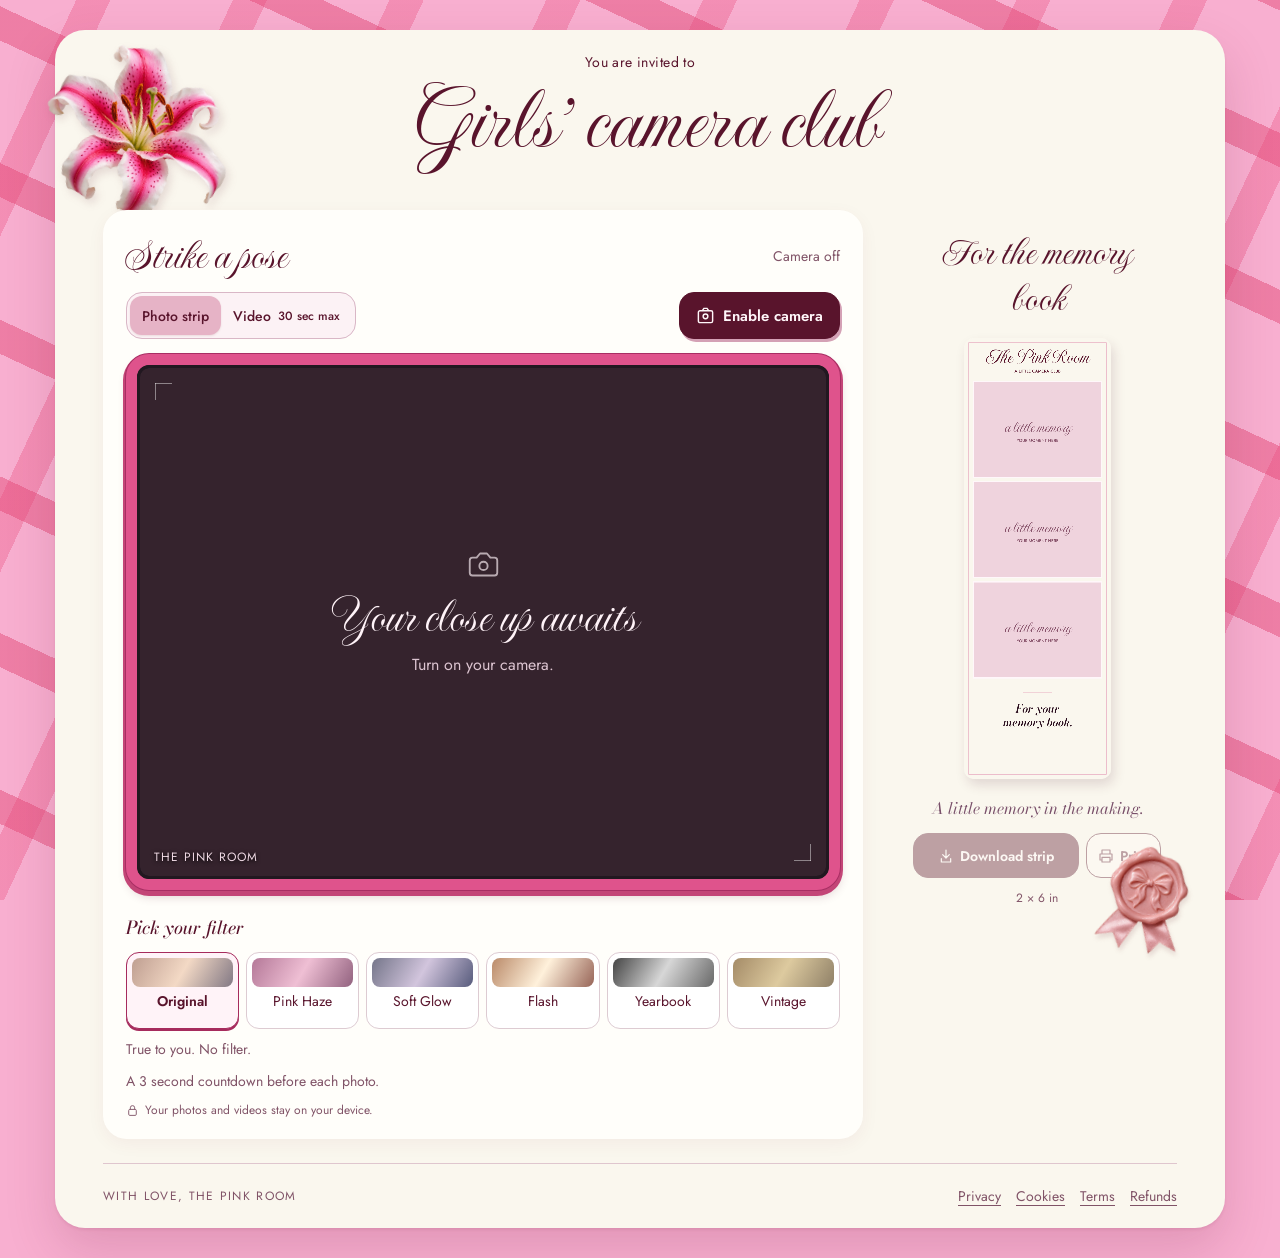
<file: index.html>
<!doctype html>
<html lang="en">
<head>
  <meta charset="UTF-8">
  <meta name="viewport" content="width=device-width, initial-scale=1">
  <meta name="theme-color" content="#ee7eaa">
  <meta name="description" content="A pink scrapbook photobooth. Take three photos or record a little movie, choose a filter and save your memories.">
  <title>The Pink Room | Camera Club</title>
  <link rel="icon" href="icon.svg" type="image/svg+xml">
  <link rel="preload" href="fonts/jost.ttf" as="font" type="font/ttf" crossorigin>
  <link rel="stylesheet" href="style.css">
  <script type="module" src="app.js"></script>
</head>
<body>
  <div class="page-shell">
    <main>
      <div class="intro">
        <div class="invitation-copy"><p class="invite-kicker">You are invited to</p><h1>Girls’ camera club</h1></div>
        <img class="lily-accent" src="assets/scrapbook-lily.png" alt="" aria-hidden="true" width="200" height="200">
      </div>

      <div class="booth-layout">
        <section class="camera-panel" aria-labelledby="camera-heading">
          <div class="panel-topline">
            <h2 id="camera-heading"><span>Strike a pose</span></h2>
            <div class="camera-status" id="camera-status">Camera off</div>
          </div>

          <div class="capture-controls">
          <fieldset class="mode-controls" id="mode-controls">
            <legend class="sr-only">Choose photo strip or video</legend>
            <label><input type="radio" name="booth-mode" value="photo" checked><span>Photo strip</span></label>
            <label><input type="radio" name="booth-mode" value="video"><span>Video <small>30 sec max</small></span></label>
          </fieldset>

            <button class="primary-button" id="capture-button" type="button"><svg viewBox="0 0 24 24" fill="none" stroke="currentColor" stroke-width="1.8" aria-hidden="true"><rect x="3" y="6" width="18" height="15" rx="2"/><path d="m8 6 2-3h4l2 3"/><circle cx="12" cy="13" r="3"/></svg><span>Enable camera</span></button>
          </div>

          <div class="viewfinder" id="viewfinder">
            <video id="camera" autoplay muted playsinline aria-hidden="true"></video>
            <canvas id="live-preview" width="720" height="540" role="img" aria-label="Live mirrored camera preview with the Original filter"></canvas>
            <div class="viewfinder-corners" aria-hidden="true"></div>
            <div class="camera-empty" id="camera-empty">
              <svg class="camera-icon" viewBox="0 0 24 24" fill="none" stroke="currentColor" stroke-width="1.35" stroke-linecap="round" stroke-linejoin="round" aria-hidden="true"><path d="M14.5 4h-5L7 7H4a2 2 0 0 0-2 2v9a2 2 0 0 0 2 2h16a2 2 0 0 0 2-2V9a2 2 0 0 0-2-2h-3z"/><circle cx="12" cy="13" r="3"/></svg>
              <h3 id="empty-title">Your close up awaits</h3>
              <p id="empty-description">Turn on your camera.</p>
              <a id="new-tab" class="new-tab" href="./" target="_blank" rel="noopener" hidden>Open the booth in a new tab</a>
            </div>
            <div class="countdown" id="countdown" aria-hidden="true" hidden></div>
            <div class="shot-prompt" id="shot-prompt" hidden></div>
            <div class="recording-clock" id="recording-clock" role="timer" aria-label="Recording time" hidden><span aria-hidden="true"></span><output id="recording-time">00:00 / 00:30</output></div>
            <div class="camera-flash" id="camera-flash" aria-hidden="true"></div>
            <div class="viewfinder-caption" aria-hidden="true"><span>THE PINK ROOM</span></div>
          </div>

          <fieldset class="filter-controls" id="filter-controls" aria-describedby="filter-description">
            <legend>Pick your filter</legend>
            <div class="filter-options" id="filter-options"></div>
            <p id="filter-description">True to you. No filter.</p>
          </fieldset>

          <label class="microphone-option" id="microphone-option" hidden><input id="microphone" type="checkbox">Include sound</label>
          <div class="camera-notes"><p id="capture-note">A 3 second countdown before each photo.</p><button id="stop-button" class="text-button" type="button" hidden>Turn camera off</button><button id="cancel-button" class="text-button" type="button" hidden>Cancel</button></div>
          <p class="privacy-note"><svg viewBox="0 0 24 24" fill="none" stroke="currentColor" stroke-width="1.7" aria-hidden="true"><rect x="5" y="10" width="14" height="11" rx="2"/><path d="M8 10V7a4 4 0 0 1 8 0v3"/></svg>Your photos and videos stay on your device.</p>
        </section>

        <aside class="print-panel" aria-labelledby="print-heading">
          <div class="panel-topline"><h2 id="print-heading"><span>For the memory book</span></h2></div>
          <div class="strip-stage" id="strip-stage">
            <canvas id="strip" width="600" height="1800" role="img" aria-label="Your photo strip: three empty photo frames and a space for one little caption.">Your photo strip will contain three photos and one little caption.</canvas>
            <canvas id="video-frame" width="720" height="870" role="img" aria-label="Your video: one frame and one little caption." hidden>Your video will contain one frame and one little caption.</canvas>
            <video id="video-result" controls playsinline preload="metadata" aria-label="Your recorded scrapbook video" hidden></video>
          </div>
          <div class="strip-caption" id="strip-caption">A little memory in the making.</div>
          <div class="print-actions">
            <button class="download-button" id="download-button" type="button" disabled><svg viewBox="0 0 24 24" fill="none" stroke="currentColor" stroke-width="1.8" stroke-linecap="round" stroke-linejoin="round" aria-hidden="true"><path d="M12 3v12m-5-5 5 5 5-5M5 16v5h14v-5"/></svg><span id="download-label">Download strip</span></button>
            <button class="print-button" id="print-button" type="button" disabled><svg viewBox="0 0 24 24" fill="none" stroke="currentColor" stroke-width="1.8" stroke-linecap="round" stroke-linejoin="round" aria-hidden="true"><path d="M6 9V3h12v6M6 18H3V9h18v9h-3M6 14h12v7H6z"/></svg>Print</button>
          </div>
          <p class="print-size" id="result-details">2 × 6 in</p>
          <img class="seal-accent" src="assets/scrapbook-seal.png" alt="" aria-hidden="true" width="160" height="160">
        </aside>
      </div>
      <p class="announcer" id="announcer" role="status" aria-live="polite" aria-atomic="true"></p>
    </main>
    <footer><span>WITH LOVE, THE PINK ROOM</span><nav class="policy-links" aria-label="Website policies"><a href="policies.html#privacy">Privacy</a><a href="policies.html#cookies">Cookies</a><a href="policies.html#terms">Terms</a><a href="policies.html#refunds">Refunds</a></nav></footer>
  </div>
  <div id="print-sheet" aria-hidden="true"><img id="print-image" alt="Three photo scrapbook strip"></div>
</body>
</html>
</file>
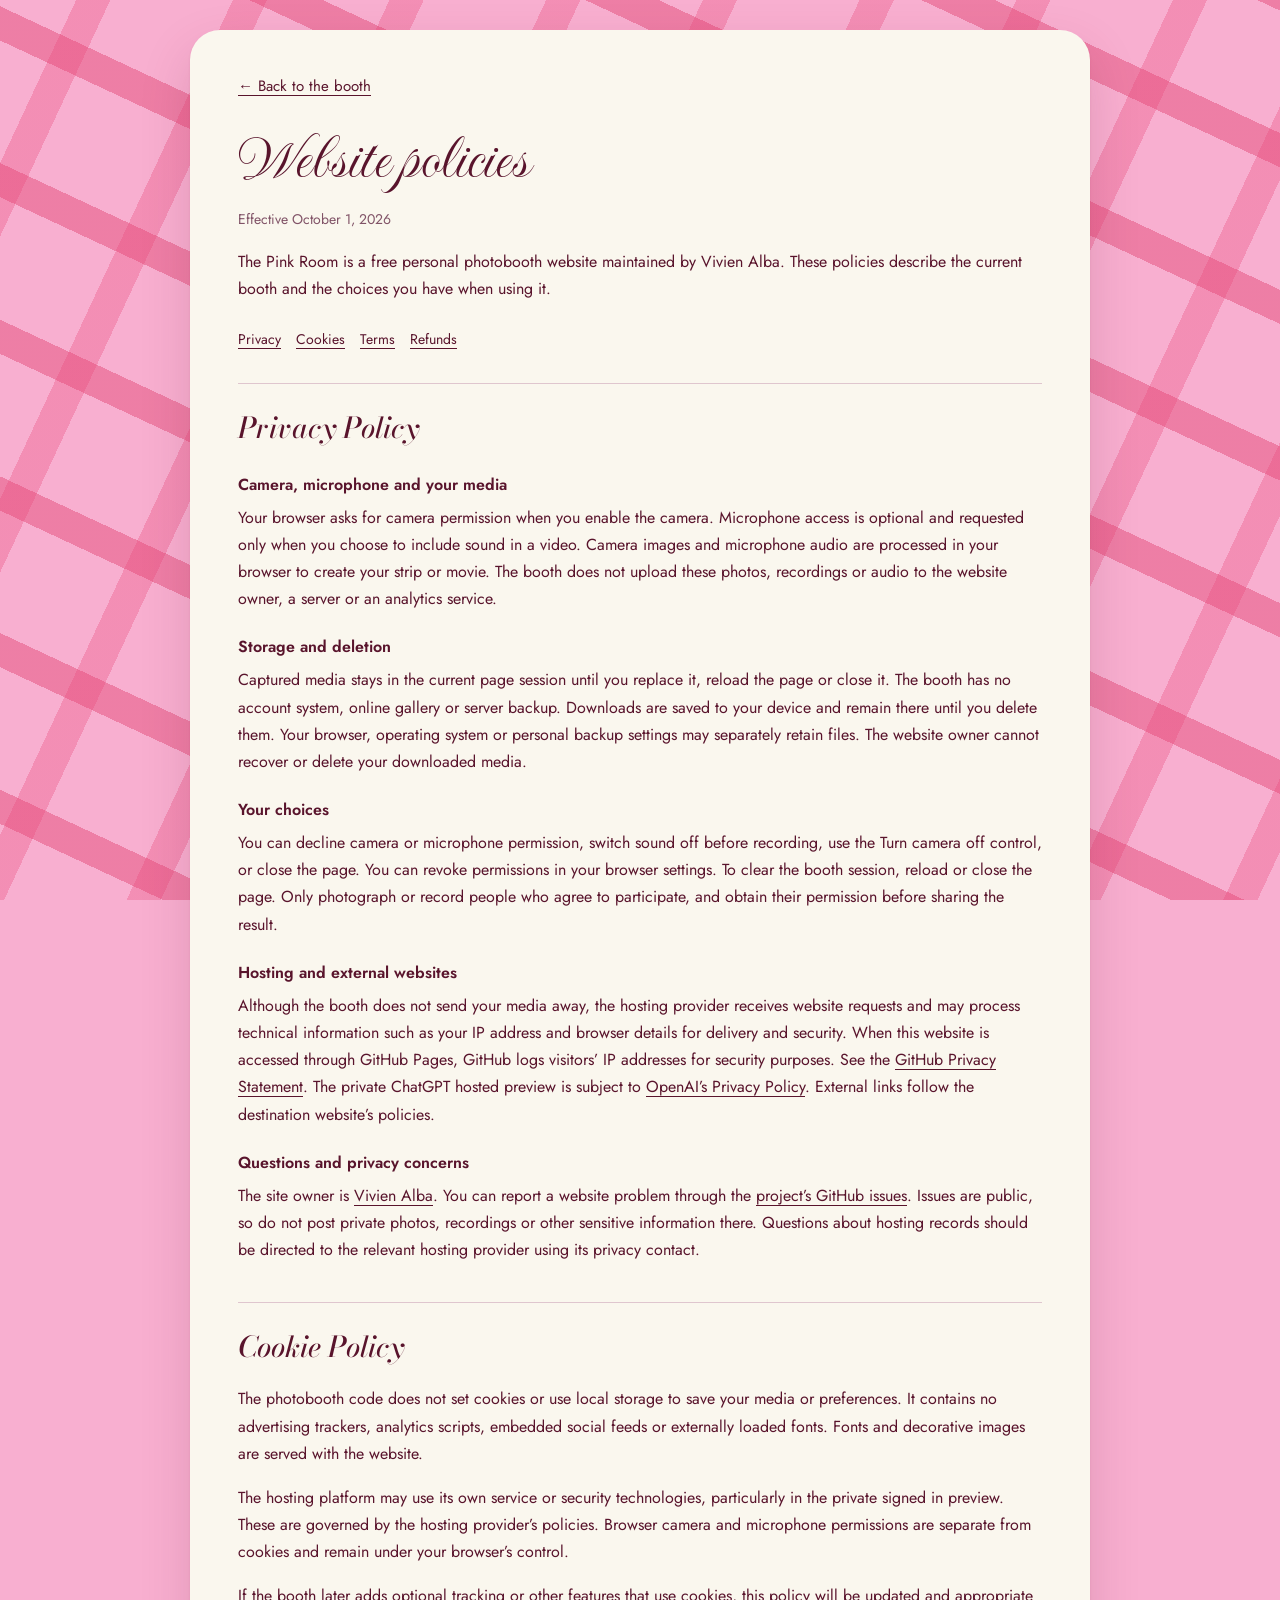
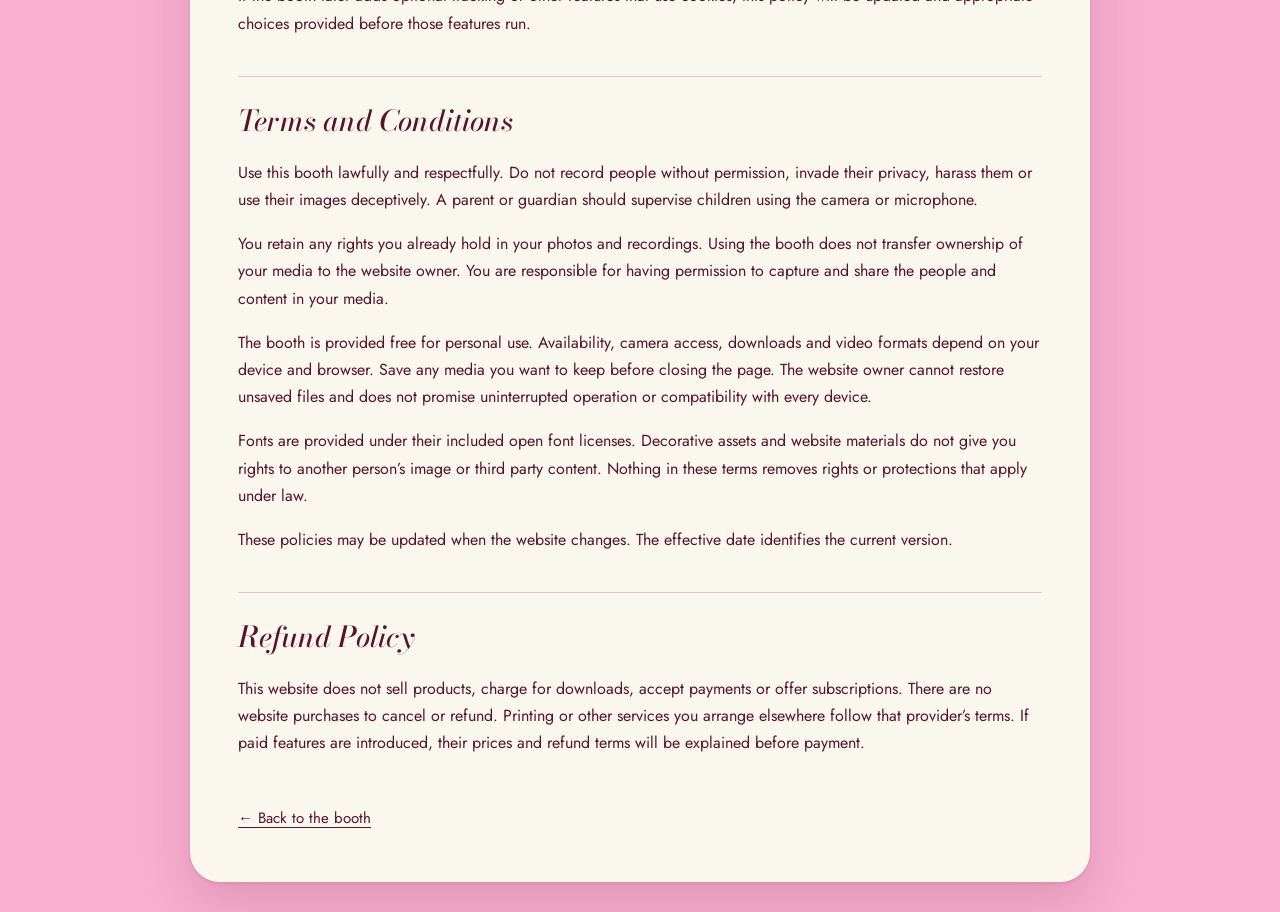
<file: policies.html>
<!doctype html>
<html lang="en">
<head>
<meta charset="UTF-8"><meta name="viewport" content="width=device-width, initial-scale=1">
<meta name="description" content="Privacy, cookies, terms and refunds for The Pink Room photobooth.">
<title>Website policies | The Pink Room</title>
<link rel="icon" href="icon.svg" type="image/svg+xml"><link rel="stylesheet" href="style.css">
</head>
<body>
<main class="page-shell policy-page">
<a class="policy-back" href="index.html">← Back to the booth</a>
<h1>Website policies</h1>
<p class="policy-updated">Effective October 1, 2026</p>
<p>The Pink Room is a free personal photobooth website maintained by Vivien Alba. These policies describe the current booth and the choices you have when using it.</p>
<nav class="policy-links" aria-label="Policy sections"><a href="#privacy">Privacy</a><a href="#cookies">Cookies</a><a href="#terms">Terms</a><a href="#refunds">Refunds</a></nav>
<section id="privacy" aria-labelledby="privacy-heading">
<h2 id="privacy-heading">Privacy Policy</h2>
<h3>Camera, microphone and your media</h3>
<p>Your browser asks for camera permission when you enable the camera. Microphone access is optional and requested only when you choose to include sound in a video. Camera images and microphone audio are processed in your browser to create your strip or movie. The booth does not upload these photos, recordings or audio to the website owner, a server or an analytics service.</p>
<h3>Storage and deletion</h3>
<p>Captured media stays in the current page session until you replace it, reload the page or close it. The booth has no account system, online gallery or server backup. Downloads are saved to your device and remain there until you delete them. Your browser, operating system or personal backup settings may separately retain files. The website owner cannot recover or delete your downloaded media.</p>
<h3>Your choices</h3>
<p>You can decline camera or microphone permission, switch sound off before recording, use the Turn camera off control, or close the page. You can revoke permissions in your browser settings. To clear the booth session, reload or close the page. Only photograph or record people who agree to participate, and obtain their permission before sharing the result.</p>
<h3>Hosting and external websites</h3>
<p>Although the booth does not send your media away, the hosting provider receives website requests and may process technical information such as your IP address and browser details for delivery and security. When this website is accessed through GitHub Pages, GitHub logs visitors’ IP addresses for security purposes. See the <a href="https://docs.github.com/en/site-policy/privacy-policies/github-general-privacy-statement" target="_blank" rel="noopener noreferrer">GitHub Privacy Statement</a>. The private ChatGPT hosted preview is subject to <a href="https://openai.com/policies/privacy-policy/" target="_blank" rel="noopener noreferrer">OpenAI’s Privacy Policy</a>. External links follow the destination website’s policies.</p>
<h3>Questions and privacy concerns</h3>
<p>The site owner is <a href="https://github.com/vivienalba" target="_blank" rel="noopener noreferrer">Vivien Alba</a>. You can report a website problem through the <a href="https://github.com/vivienalba/hspb/issues" target="_blank" rel="noopener noreferrer">project’s GitHub issues</a>. Issues are public, so do not post private photos, recordings or other sensitive information there. Questions about hosting records should be directed to the relevant hosting provider using its privacy contact.</p>
</section>
<section id="cookies" aria-labelledby="cookies-heading">
<h2 id="cookies-heading">Cookie Policy</h2>
<p>The photobooth code does not set cookies or use local storage to save your media or preferences. It contains no advertising trackers, analytics scripts, embedded social feeds or externally loaded fonts. Fonts and decorative images are served with the website.</p>
<p>The hosting platform may use its own service or security technologies, particularly in the private signed in preview. These are governed by the hosting provider’s policies. Browser camera and microphone permissions are separate from cookies and remain under your browser’s control.</p>
<p>If the booth later adds optional tracking or other features that use cookies, this policy will be updated and appropriate choices provided before those features run.</p>
</section>
<section id="terms" aria-labelledby="terms-heading">
<h2 id="terms-heading">Terms and Conditions</h2>
<p>Use this booth lawfully and respectfully. Do not record people without permission, invade their privacy, harass them or use their images deceptively. A parent or guardian should supervise children using the camera or microphone.</p>
<p>You retain any rights you already hold in your photos and recordings. Using the booth does not transfer ownership of your media to the website owner. You are responsible for having permission to capture and share the people and content in your media.</p>
<p>The booth is provided free for personal use. Availability, camera access, downloads and video formats depend on your device and browser. Save any media you want to keep before closing the page. The website owner cannot restore unsaved files and does not promise uninterrupted operation or compatibility with every device.</p>
<p>Fonts are provided under their included open font licenses. Decorative assets and website materials do not give you rights to another person’s image or third party content. Nothing in these terms removes rights or protections that apply under law.</p>
<p>These policies may be updated when the website changes. The effective date identifies the current version.</p>
</section>
<section id="refunds" aria-labelledby="refunds-heading">
<h2 id="refunds-heading">Refund Policy</h2>
<p>This website does not sell products, charge for downloads, accept payments or offer subscriptions. There are no website purchases to cancel or refund. Printing or other services you arrange elsewhere follow that provider’s terms. If paid features are introduced, their prices and refund terms will be explained before payment.</p>
</section>
<a class="policy-back" href="index.html">← Back to the booth</a>
</main>
</body>
</html>
</file>
<file: style.css>
@font-face{font-family:Jost;src:url('fonts/jost.ttf') format('truetype');font-weight:100 900;font-style:normal;font-display:swap}
@font-face{font-family:'Booth Editorial';src:url('fonts/bodoni.ttf') format('truetype');font-weight:400 900;font-style:italic;font-display:swap}
:root{color-scheme:light;--ink:#59142c;--muted:#805367;--pink:#ed76a3;--hot:#ae2458;--paper:#faf7ee;--line:#dfc6ce;--editorial:'Booth Editorial',Georgia,serif;font-family:Jost,Arial,sans-serif;font-size:16px;color:var(--ink);background:#f7a3c4}
*{box-sizing:border-box}html{scroll-behavior:smooth}body{margin:0;padding:30px 28px;min-width:320px;background-color:#f8afd0;background-image:repeating-linear-gradient(115deg,transparent 0 69px,#e9477950 69px 100px,transparent 100px 142px),repeating-linear-gradient(25deg,transparent 0 69px,#dd2d5f60 69px 100px,transparent 100px 142px);background-attachment:fixed}a{color:inherit}button,input{font:inherit}button{cursor:pointer;touch-action:manipulation}a,button,label{-webkit-tap-highlight-color:transparent}button:disabled{cursor:default}button,a{transition:background .2s,color .2s,transform .2s,box-shadow .2s}button svg{width:19px;height:19px;flex-shrink:0}button:focus-visible,a:focus-visible,input:focus-visible{outline:3px solid #80244f;outline-offset:4px}[hidden]{display:none!important}.sr-only,.announcer{position:absolute;width:1px;height:1px;overflow:hidden;clip-path:inset(50%);white-space:nowrap}
.page-shell{max-width:1170px;margin:auto;background:var(--paper);padding:0 48px;box-shadow:0 22px 50px #721c3e2c,0 2px 3px #721c3e15;position:relative}
.masthead{display:flex;align-items:center;justify-content:center;gap:24px;min-height:105px;border-bottom:1px solid var(--line)}
.intro{position:relative;display:flex;justify-content:center;align-items:center;min-height:180px;padding:20px 120px 22px}.invitation-copy{text-align:center}.invite-kicker{font-size:.875rem;letter-spacing:.03em;margin:0 0 0}.intro h1{font-family:var(--editorial);font-style:italic;font-size:clamp(3.7rem,7vw,5.2rem);font-weight:400;line-height:1.05;margin:2px 0 5px}.invite-description{font-size:1rem;margin:0;line-height:1.5}.lily-accent{position:absolute;width:176px;height:176px;object-fit:contain;left:-55px;top:13px;z-index:2;pointer-events:none;filter:drop-shadow(2px 5px 4px #74384026);transform:rotate(-13deg);animation:petal-sway 9s ease-in-out infinite}
.booth-layout{display:grid;grid-template-columns:minmax(0,1fr) 280px;gap:34px;align-items:start;padding-bottom:24px}.camera-panel{min-width:0;background:#fffefa;border:1px solid #e5d9d0;padding:22px 23px 20px;box-shadow:3px 5px 0 #e7ddd266;position:relative}.panel-topline{display:flex;align-items:center;justify-content:space-between;gap:10px;margin-bottom:12px}.panel-topline h2{font-family:var(--editorial);font-style:italic;font-size:2.55rem;line-height:1.1;font-weight:400;margin:0}.camera-status{font-size:.875rem;color:var(--muted);white-space:nowrap}.camera-status.live{color:#a02859}
.capture-controls{display:flex;justify-content:space-between;align-items:center;gap:12px;margin-bottom:15px;flex-wrap:wrap}.mode-controls{display:flex;gap:0;border:1px solid #d9b7c6;padding:3px;background:#fcf2f5;margin:0;min-width:0}.mode-controls label{position:relative;cursor:pointer}.mode-controls input{position:absolute;width:1px;height:1px;opacity:0;clip-path:inset(50%)}.mode-controls label>span{display:flex;align-items:center;justify-content:center;gap:7px;min-height:39px;padding:8px 12px;font-size:.875rem;white-space:nowrap;transition:background .2s}.mode-controls small{font-size:.75rem}.mode-controls input:checked+span{background:#e6b3c6;color:#59142c;box-shadow:0 1px 2px #74384020}.mode-controls input:focus-visible+span{outline:3px solid #80244f;outline-offset:2px}.mode-controls:disabled{opacity:.6}.mode-controls:disabled label{cursor:default}
.primary-button{background:var(--ink);color:#fff6f9;border:1px solid var(--ink);display:flex;align-items:center;justify-content:center;gap:8px;min-height:47px;padding:11px 16px;font-size:.9375rem;font-weight:500;border-radius:3px;box-shadow:2px 3px 0 #d4a1b5;white-space:nowrap}.primary-button:disabled{background:#d9afbf;color:#59142c;border-color:#d9afbf;box-shadow:none}.primary-button.is-recording{background:#b12853}.primary-button.is-recording svg{display:none}.primary-button.is-recording:before{content:'';width:12px;height:12px;background:#ffd9e6}.primary-button:not(:disabled):active{transform:translateY(2px);box-shadow:none}
.viewfinder{position:relative;aspect-ratio:4/3;overflow:hidden;isolation:isolate;background:#35232d;border:11px solid #df538c;border-radius:12px;box-shadow:inset 0 0 0 3px #221820,0 0 0 1px #a82e63,0 3px 0 3px #c34577,1px 7px 10px #6c2b4030}.viewfinder:after{content:'';position:absolute;inset:0;pointer-events:none;border:3px solid #221820;z-index:3}.viewfinder video,#live-preview{position:absolute;inset:0;width:100%;height:100%;object-fit:cover;opacity:0;pointer-events:none}.viewfinder.has-camera #live-preview{opacity:1}.camera-empty{position:absolute;inset:20px 18px 40px;display:flex;flex-direction:column;align-items:center;justify-content:center;text-align:center;color:#fff3f8}.camera-icon{width:33px;height:33px;opacity:.65;margin-bottom:7px}.camera-empty h3{font-family:var(--editorial);font-style:italic;font-size:2.65rem;font-weight:400;line-height:1.1;margin:0 0 9px}.camera-empty p{font-size:1rem;line-height:1.45;color:#dcc4d0;margin:0;max-width:300px}.new-tab{font-size:.875rem;margin-top:12px;text-underline-offset:4px}.viewfinder-caption{position:absolute;bottom:13px;left:17px;right:17px;display:flex;justify-content:space-between;gap:10px;color:#efd9e4;font-size:.75rem;letter-spacing:.08em;text-shadow:0 1px 4px #000;z-index:2}.viewfinder-corners{position:absolute;inset:18px;z-index:1;pointer-events:none;background:linear-gradient(#ffffff70,#ffffff70) left top/17px 1px no-repeat,linear-gradient(#ffffff70,#ffffff70) left top/1px 17px no-repeat,linear-gradient(#ffffff70,#ffffff70) right bottom/17px 1px no-repeat,linear-gradient(#ffffff70,#ffffff70) right bottom/1px 17px no-repeat}.countdown{position:absolute;inset:0;display:grid;place-items:center;background:#35232d26;color:white;font-family:var(--editorial);font-style:italic;font-size:7rem;line-height:1;z-index:4;text-shadow:0 3px 15px #42172c60}.countdown.pulse{animation:count-in .35s}.shot-prompt,.recording-clock{position:absolute;top:18px;left:50%;transform:translateX(-50%);background:#fff3f8;padding:8px 13px;white-space:nowrap;color:#59142c;font-size:.875rem;z-index:5}.recording-clock{background:#59142c;color:white;display:flex;gap:9px;align-items:center;font-variant-numeric:tabular-nums}.recording-clock>span{width:8px;height:8px;border-radius:50%;background:#ff79a7;animation:recording-pulse 1.5s infinite}.camera-flash{position:absolute;inset:0;background:#fff;opacity:0;z-index:6;pointer-events:none}.camera-flash.flash{animation:camera-flash .28s}
.filter-controls{border:0;padding:0;margin:24px 0 0;min-width:0}.filter-controls legend{font-family:var(--editorial);font-style:italic;font-weight:500;font-size:1.1rem;padding:0;margin-bottom:11px}.filter-options{display:grid;grid-template-columns:repeat(6,minmax(0,1fr));gap:7px}.filter-option-label{position:relative;cursor:pointer;min-width:0}.filter-option-label input{position:absolute;width:1px;height:1px;opacity:0;clip-path:inset(50%)}.filter-option{display:flex;flex-direction:column;align-items:center;gap:6px;background:#fff;border:1px solid #ddcbd2;padding:5px 5px 7px;text-align:center;font-size:.875rem;line-height:1.2;min-height:77px;transition:transform .2s,box-shadow .2s,border-color .2s}.filter-swatch{display:block;width:100%;height:29px;background:linear-gradient(120deg,#bf9e91,#f3d9c5 50%,#827884)}.filter-option[data-filter='pink-haze'] .filter-swatch{background:linear-gradient(120deg,#b47898,#efbfd4 50%,#92627f)}.filter-option[data-filter='soft-glow'] .filter-swatch{background:linear-gradient(120deg,#747589,#d2c5dd 50%,#575b7c)}.filter-option[data-filter='flash'] .filter-swatch{background:linear-gradient(120deg,#ba8a69,#fff1db 50%,#976457)}.filter-option[data-filter='yearbook'] .filter-swatch{background:linear-gradient(120deg,#444,#d7d7d7 50%,#686868)}.filter-option[data-filter='vintage'] .filter-swatch{background:linear-gradient(120deg,#a48b67,#ddca9f 50%,#8f8067)}.filter-option-label input:checked+.filter-option{border-color:#a62b5d;box-shadow:0 2px 0 #a62b5d;background:#fff3f8;font-weight:600}.filter-option-label input:focus-visible+.filter-option{outline:3px solid #80244f;outline-offset:3px}.filter-controls:disabled .filter-option-label{cursor:default}.filter-controls:disabled .filter-option{opacity:.6}.filter-controls>p{font-size:.875rem;color:var(--muted);line-height:1.4;margin:11px 0 0;min-height:20px}.microphone-option{display:flex;align-items:center;gap:8px;font-size:.875rem;margin-top:13px;cursor:pointer;min-height:35px}.microphone-option input{accent-color:var(--hot);width:17px;height:17px;margin:0}.camera-notes{display:flex;justify-content:space-between;align-items:baseline;flex-wrap:wrap;gap:5px 12px;margin-top:12px;font-size:.875rem;line-height:1.4;color:var(--muted)}.camera-notes p{margin:0;flex:1;min-width:160px}.text-button{border:0;background:none;text-decoration:underline;text-underline-offset:4px;padding:3px 0;color:var(--ink);font-size:.875rem;min-height:29px}.privacy-note{display:flex;align-items:center;gap:6px;font-size:.75rem;line-height:1.5;color:var(--muted);margin:10px 0 0}.privacy-note svg{height:13px;width:13px;flex-shrink:0}
.print-panel{position:relative;padding:24px 22px 28px;background:#f1eee4;border:1px solid #e1dacf;box-shadow:3px 5px 0 #e4d5cf66;min-width:0}.print-panel .panel-topline{justify-content:center;margin-bottom:16px}.print-panel .panel-topline h2{font-size:2.2rem;text-align:center;line-height:1.2}.strip-stage{display:flex;justify-content:center;padding:0;position:relative}.strip-stage canvas{display:block;width:147px;height:auto;aspect-ratio:1/3;max-width:100%;box-shadow:3px 6px 12px #51213825;background:#f6a9cb;transform:none}.strip-stage.complete canvas{animation:print-reveal .65s}.strip-stage.video-mode #video-frame,.strip-stage.video-mode #video-result{width:222px;height:auto;aspect-ratio:720/870;max-width:100%;background:#f6a9cb;box-shadow:3px 6px 12px #51213825;transform:none;display:block}.strip-stage.video-mode #video-result{object-fit:contain}.strip-stage.complete #video-result{animation:print-reveal .65s}.strip-caption{text-align:center;font-family:var(--editorial);font-style:italic;font-size:1rem;color:#79506a;line-height:1.35;margin:19px 0 14px;min-height:20px}.print-actions{display:flex;gap:7px;flex-wrap:wrap}.download-button,.print-button{min-height:45px;border-radius:2px;display:flex;align-items:center;justify-content:center;gap:6px;border:1px solid #59142c;padding:9px 11px;font-size:.875rem;font-weight:500;line-height:1.15}.download-button{background:#59142c;color:#fff8fb;flex:1}.print-button{background:#fffaf7;color:#59142c}.print-actions button:disabled{opacity:.38}.print-actions svg{width:16px;height:16px}.print-size{text-align:center;color:var(--muted);font-size:.75rem;line-height:1.45;margin:12px 0 0}.seal-accent{position:absolute;right:-45px;bottom:-49px;width:128px;height:128px;object-fit:contain;z-index:2;pointer-events:none;filter:drop-shadow(2px 4px 2px #74384025);transform:rotate(12deg)}
footer{display:flex;align-items:center;justify-content:space-between;gap:15px;min-height:63px;border-top:1px solid var(--line);font-size:.75rem;line-height:1.5;color:var(--muted)}footer>span{letter-spacing:.11em}footer a{text-decoration:none}#print-sheet{display:none}.masthead,.intro,.camera-panel,.print-panel{animation:paper-arrival .6s both}.intro{animation-delay:.07s}.camera-panel{animation-delay:.13s}.print-panel{animation-delay:.2s}
@keyframes paper-arrival{from{opacity:0;transform:translateY(9px)}to{opacity:1;transform:translateY(0)}}@keyframes petal-sway{0%,100%{transform:rotate(-13deg)}50%{transform:rotate(-9deg)}}@keyframes count-in{from{opacity:.2;transform:scale(1.12)}to{opacity:1;transform:scale(1)}}@keyframes camera-flash{0%{opacity:.7}100%{opacity:0}}@keyframes recording-pulse{0%,100%{opacity:1}50%{opacity:.35}}@keyframes print-reveal{from{opacity:.5;transform:translateY(-10px)}to{opacity:1;transform:translateY(0)}}
@media(hover:hover){.primary-button:hover:not(:disabled),.download-button:hover:not(:disabled){background:#8e2852}.print-button:hover:not(:disabled){background:#f2c6d8}.filter-controls:not(:disabled) .filter-option-label:hover .filter-option{transform:translateY(-3px);box-shadow:1px 3px 4px #74384024}footer a:hover{text-decoration:underline}}
@media(max-width:1100px){body{padding:22px}.page-shell{padding:0 30px}.booth-layout{grid-template-columns:minmax(0,1fr) 250px;gap:24px}.camera-panel{padding:18px}.print-panel{padding:20px 15px 25px}.capture-controls{gap:10px}.primary-button{flex:1;min-width:160px}.mode-controls{flex:1}.mode-controls label{flex:1}.filter-options{grid-template-columns:repeat(3,minmax(0,1fr))}.filter-option{min-height:72px}.filter-swatch{height:27px}.intro{padding-left:110px;padding-right:110px}.lily-accent{width:152px;height:152px;left:-38px;top:22px}.seal-accent{right:-30px}}
@media(max-width:760px){body{padding:16px 12px;background-size:auto}.page-shell{padding:0 22px}.masthead{min-height:90px;gap:12px}.intro{padding:20px 0 25px;justify-content:flex-start;min-height:154px}.invitation-copy{text-align:left}.intro h1{font-size:3.8rem;line-height:1}.invite-kicker{font-size:.875rem}.invite-description{font-size:.9375rem;max-width:290px}.lily-accent{width:89px;height:89px;left:auto;right:78px;top:-14px;opacity:.92}.booth-layout{grid-template-columns:1fr;gap:28px;padding-bottom:30px}.camera-panel{padding:18px}.panel-topline h2{font-size:2.4rem}.capture-controls{gap:10px}.mode-controls{flex:0 1 auto}.primary-button{min-width:155px;flex:1}.mode-controls label>span{padding:8px 11px}.viewfinder{border-width:9px}.filter-options{grid-template-columns:repeat(6,minmax(0,1fr))}.filter-option{font-size:.875rem;padding:4px 3px 6px}.print-panel{padding:22px 24px 30px;max-width:100%;width:100%}.print-panel .panel-topline h2{font-size:2.7rem}.strip-stage canvas{width:172px}.strip-stage.video-mode #video-frame,.strip-stage.video-mode #video-result{width:280px}.print-actions{max-width:350px;margin:auto}.seal-accent{right:-8px;bottom:-18px;width:107px;height:107px}.print-size{margin-bottom:12px}.strip-caption{margin-top:18px}.print-panel .panel-topline{margin-bottom:17px}footer{min-height:72px;align-items:flex-start;padding:18px 0;gap:10px}footer>span{max-width:130px}footer a{max-width:145px;text-align:right}}
@media(max-width:480px){.page-shell{padding:0 15px}.intro{padding-right:0;min-height:157px}.intro h1{font-size:3.25rem}.invite-description{font-size:.875rem}.lily-accent{right:54px;top:-14px;width:80px;height:80px}.camera-panel{padding:15px 12px}.panel-topline{margin-bottom:12px}.panel-topline h2{font-size:2.2rem}.camera-status{font-size:.875rem}.capture-controls{gap:9px}.mode-controls{width:100%;flex:1 0 100%}.primary-button{width:100%;min-height:44px;white-space:normal}.mode-controls label>span{min-height:36px}.viewfinder{border-width:8px}.camera-empty{inset:16px 11px 38px}.camera-icon{width:25px;height:25px;margin-bottom:5px}.camera-empty h3{font-size:2.2rem;margin-bottom:8px}.camera-empty p{font-size:.875rem}.filter-options{grid-template-columns:repeat(3,minmax(0,1fr));gap:9px}.filter-option{min-height:70px;padding:5px}.filter-swatch{height:25px}.viewfinder-caption{left:12px;right:12px;bottom:11px;font-size:.75rem;letter-spacing:.025em}.privacy-note{font-size:.75rem}.print-panel{padding:20px 18px 30px}.countdown{font-size:5.5rem}.shot-prompt,.recording-clock{top:14px;font-size:.875rem;padding:7px 11px}}
.viewfinder.camera-error{min-height:290px}.viewfinder.camera-error .camera-empty{inset:20px 15px 35px}.viewfinder.camera-error .camera-icon{display:none}
@media(prefers-reduced-motion:reduce){html{scroll-behavior:auto}*,*:before,*:after{animation:none!important;transition:none!important}.camera-flash{display:none}}
@page{size:auto;margin:10mm}@media print{html,body{background:white!important;margin:0!important;padding:0!important;min-width:0!important;height:auto!important}.page-shell{display:none!important}#print-sheet{display:block!important;width:2in;height:6in;margin:0 auto;break-inside:avoid;page-break-inside:avoid}#print-sheet img{display:block;width:2in;height:6in;max-width:none;print-color-adjust:exact;-webkit-print-color-adjust:exact}}


@font-face{font-family:'Pink Room Script';src:url('fonts/imperial-script.ttf') format('truetype');font-weight:400;font-style:normal;font-display:swap}
:root{--script:'Pink Room Script',cursive}
.masthead{min-height:62px;justify-content:space-between;gap:12px}.masthead>span:first-child{font-size:.75rem;font-weight:600;letter-spacing:.18em}.masthead>span:last-child{font-family:var(--editorial);font-style:italic;font-size:1rem}
.intro{min-height:180px;padding:17px 100px 28px}.intro h1{font-family:var(--script);font-style:normal;font-size:clamp(3.8rem,7vw,5.8rem);font-weight:400;line-height:1.05;margin:2px 0 8px}.invite-kicker{margin-bottom:3px}.invite-description{font-size:.9375rem}
.panel-topline h2,.print-panel .panel-topline h2{font-family:var(--script);font-style:normal;font-weight:400;font-size:2.75rem;line-height:1.1;letter-spacing:0;text-transform:none}.print-panel .panel-topline h2{font-size:2.6rem}
.camera-panel{background:#fffefa;border:0;box-shadow:0 5px 18px #721c3e0d}.print-panel{background:transparent;border:0;box-shadow:none;padding:20px 16px 28px}.strip-stage canvas,.strip-stage.video-mode #video-frame,.strip-stage.video-mode #video-result{background:var(--paper);box-shadow:3px 6px 12px #51213825}
.camera-empty h3{font-family:var(--script);font-style:normal;font-weight:400;font-size:clamp(2.4rem,4vw,3.6rem)}.filter-controls legend{font-family:var(--editorial);font-size:1.125rem}.primary-button{font-weight:600}.download-button,.print-button{font-weight:600}.mode-controls label>span{font-weight:500}.seal-accent{bottom:-22px;right:-26px;width:116px;height:116px}.print-size{text-align:center}.strip-caption{font-size:1rem}
@media(max-width:760px){.masthead{min-height:58px}.intro{justify-content:center;padding:25px 0 27px;min-height:174px}.invitation-copy{text-align:center}.intro h1{font-size:4.6rem}.invite-description{max-width:none}.lily-accent{left:-23px;right:auto;top:-13px;width:85px;height:85px}.print-panel .panel-topline h2{font-size:3.3rem}.seal-accent{right:8px;bottom:-8px}.print-panel{padding-top:12px}footer>span:last-child{text-align:right}}
@media(max-width:480px){.intro h1{font-size:3.5rem}.intro{min-height:164px}.masthead>span:first-child{letter-spacing:.09em}.masthead>span:last-child{font-size:.875rem}.invite-description{font-size:.875rem;max-width:260px;margin:auto}.panel-topline h2{font-size:2.4rem}.camera-empty h3{font-size:2.55rem}.lily-accent{width:70px;height:70px;left:-15px;top:-8px}}

/* Softer corners throughout the booth. */
.page-shell{border-radius:30px}.camera-panel{border-radius:24px}.viewfinder{border-radius:23px}.viewfinder:after{border-radius:12px}.mode-controls{border-radius:16px}.mode-controls label>span{border-radius:12px}.primary-button,.download-button,.print-button{border-radius:15px}.filter-option{border-radius:13px}.filter-swatch{border-radius:8px}.shot-prompt,.recording-clock{border-radius:999px}.strip-stage canvas,.strip-stage.video-mode #video-frame,.strip-stage.video-mode #video-result{border-radius:10px}
@media(max-width:480px){.page-shell{border-radius:22px}.camera-panel{border-radius:19px}.viewfinder{border-radius:19px}.viewfinder:after{border-radius:11px}}

.policy-links{display:flex;flex-wrap:wrap;justify-content:flex-end;gap:4px 15px}.policy-links a{display:inline-flex;align-items:center;min-height:40px;text-decoration:underline;text-underline-offset:4px;font-size:.875rem}.policy-page{max-width:900px;padding:34px 48px 42px}.policy-page>h1{font-family:var(--script);font-weight:400;font-size:4rem;line-height:1.1;margin:16px 0 8px}.policy-page p{line-height:1.7;font-size:1rem}.policy-updated{color:var(--muted);font-size:.875rem!important}.policy-page .policy-links{justify-content:flex-start;margin:15px 0 24px}.policy-page section{scroll-margin-top:24px;padding:22px 0;border-top:1px solid var(--line)}.policy-page h2{font-family:var(--editorial);font-style:italic;font-weight:500;font-size:1.8rem;margin:0 0 16px}.policy-page h3{font-size:1rem;font-weight:600;margin:23px 0 7px}.policy-page section p{margin:8px 0 17px}.policy-page a{ text-underline-offset:4px}.policy-back{display:inline-flex;align-items:center;min-height:44px;font-size:.9375rem}.policy-page section:target{border-top-color:var(--hot)}footer{flex-wrap:wrap;padding:12px 0}footer .policy-links{max-width:none}
@media(max-width:760px){footer .policy-links{justify-content:flex-start;gap:4px 14px}footer>span{max-width:none}.policy-page{padding:22px 24px 32px}.policy-page>h1{font-size:3.4rem}}
@media(max-width:480px){.policy-page{padding:20px 19px 30px}.policy-page>h1{font-size:3rem}}
</file>
